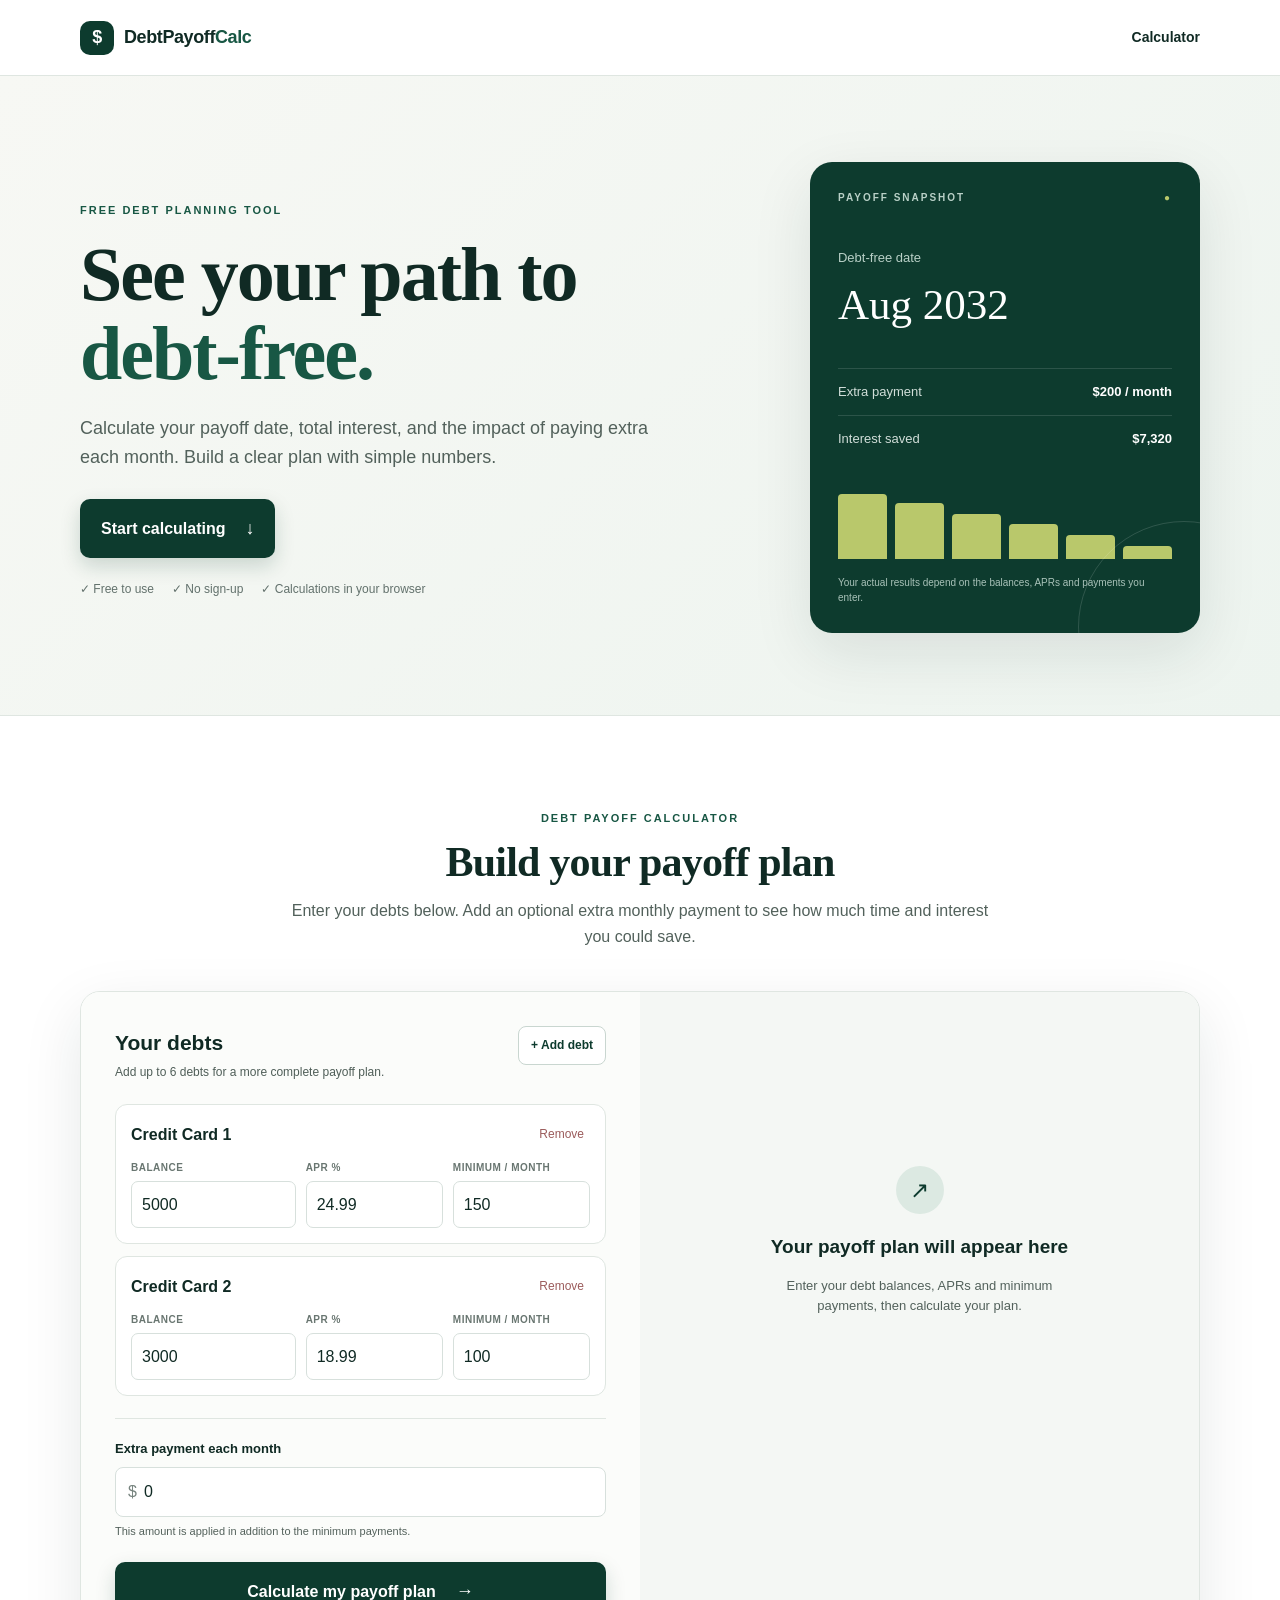
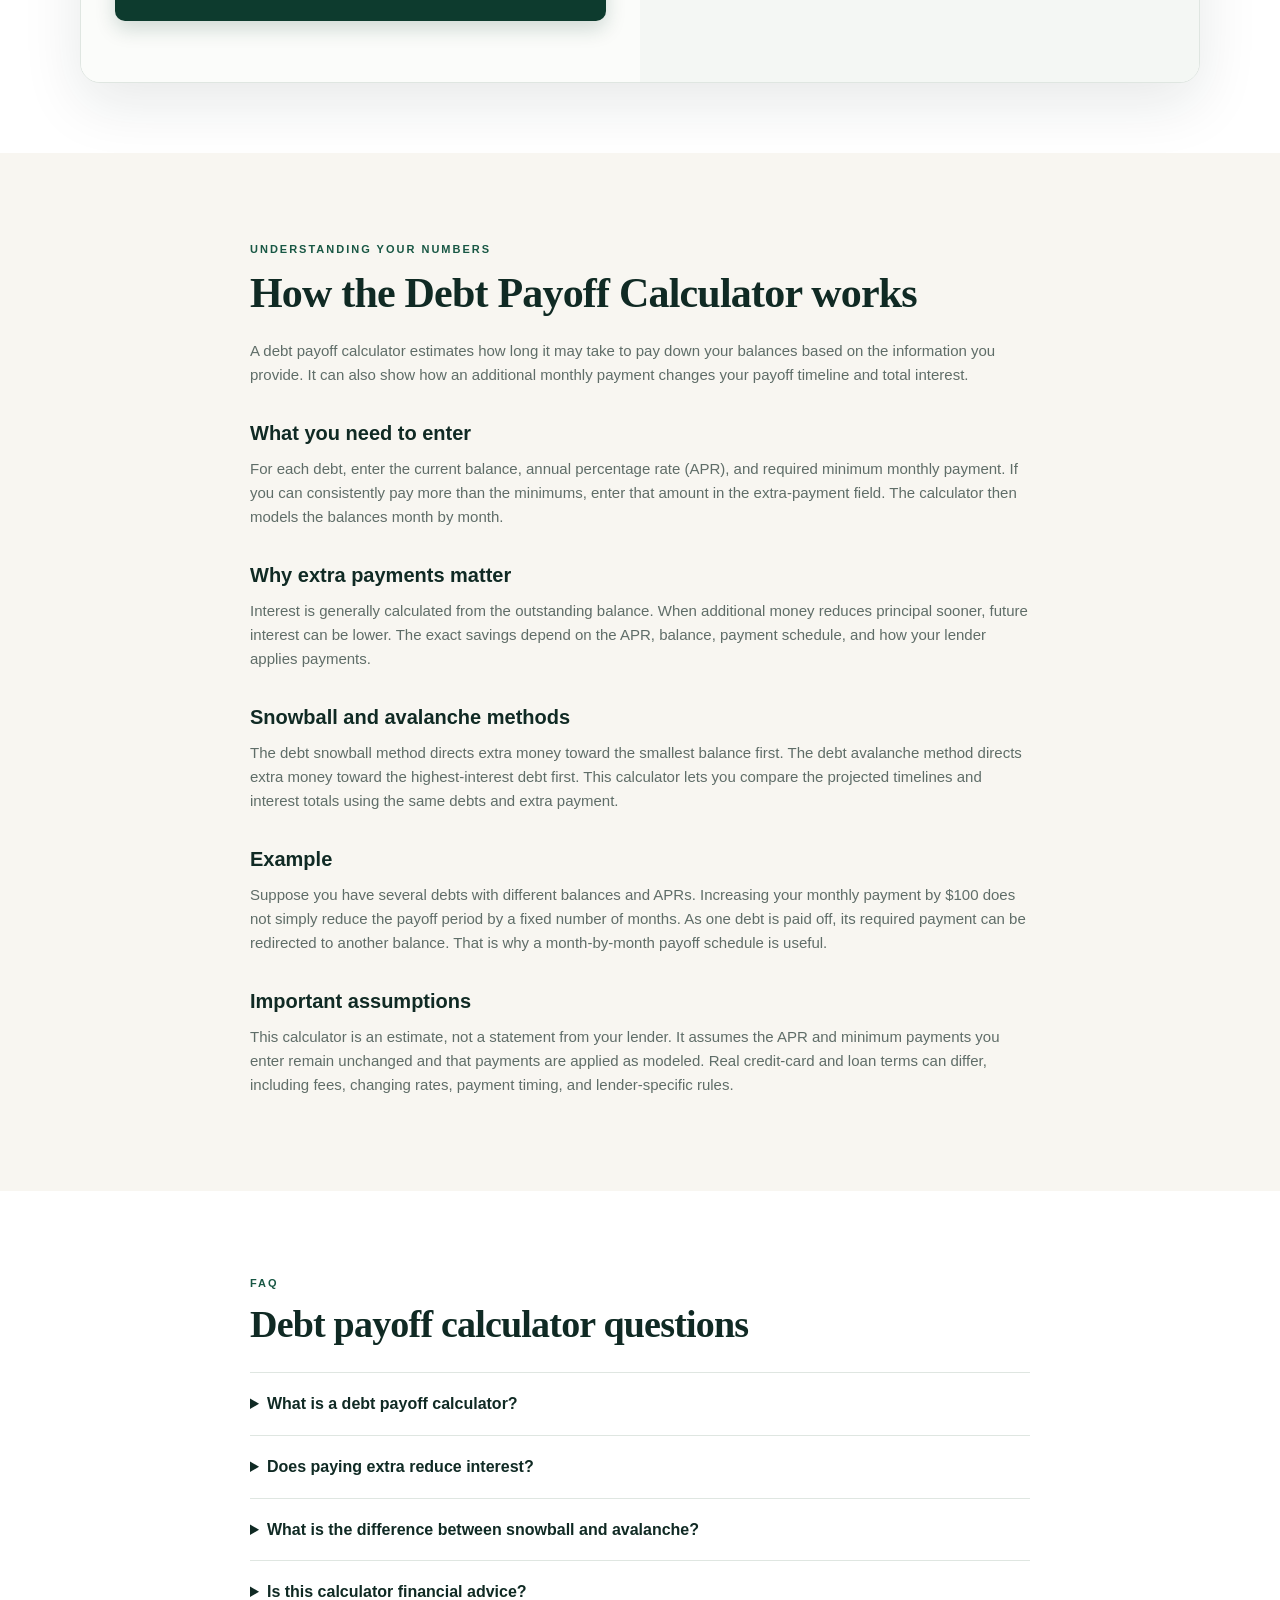
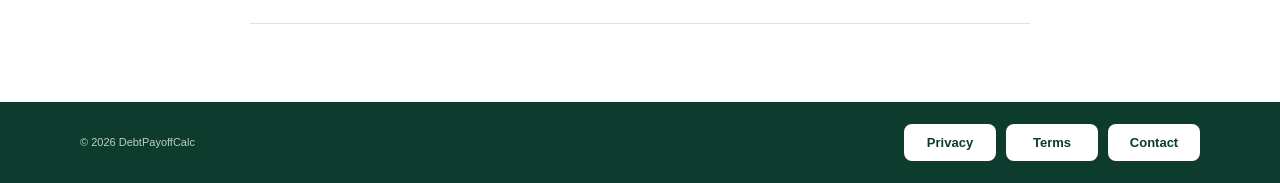
<file: index.html>
<!doctype html>
<html lang="en">
<head>
  <meta charset="utf-8">
  <meta name="viewport" content="width=device-width, initial-scale=1">
  <title>Debt Payoff Calculator — See When You'll Be Debt-Free</title>
  <meta name="description" content="Free debt payoff calculator for estimating your debt-free date, total interest, and payoff timeline. Compare debt snowball and avalanche strategies with extra monthly payments.">
  <meta name="robots" content="index,follow">
  <meta name="google-site-verification" content="8vc_ExqSzhHkQqcHyLVUU7uIAsMWBPkbKnmtRpqN_Bg">
  <meta name="theme-color" content="#0d3b2e">
  <link rel="canonical" href="https://nur0012786-bit.github.io/debt-payoff-calculator/">
  <meta property="og:type" content="website">
  <meta property="og:title" content="Debt Payoff Calculator — See When You'll Be Debt-Free">
  <meta property="og:description" content="Estimate your debt-free date, total interest, and payoff timeline. Compare snowball and avalanche strategies.">
  <meta property="og:site_name" content="DebtPayoffCalc">
  <meta name="twitter:card" content="summary">
  <meta name="twitter:title" content="Debt Payoff Calculator — See When You'll Be Debt-Free">
  <meta name="twitter:description" content="Estimate your debt-free date, total interest, and payoff timeline with a free debt payoff calculator.">
  <script type="application/ld+json">
  {
    "@context": "https://schema.org",
    "@type": "WebApplication",
    "name": "Debt Payoff Calculator",
    "applicationCategory": "FinanceApplication",
    "operatingSystem": "Web",
    "description": "Free debt payoff calculator for estimating debt-free dates, total interest, and payoff timelines.",
    "offers": {
      "@type": "Offer",
      "price": "0",
      "priceCurrency": "USD"
    }
  }
  </script>
  <link rel="stylesheet" href="style.css">
</head>
<body>
  <header class="site-header">
    <div class="container header-inner">
      <a class="brand" href="/" aria-label="Debt Payoff Calculator home">
        <span class="brand-mark">$</span>
        <span>DebtPayoff<span class="brand-accent">Calc</span></span>
      </a>
      <a class="header-link" href="#calculator">Calculator</a>
    </div>
  </header>

  <main>
    <section class="hero">
      <div class="container hero-grid">
        <div class="hero-copy">
          <span class="eyebrow">FREE DEBT PLANNING TOOL</span>
          <h1>See your path to <em>debt-free.</em></h1>
          <p class="hero-text">Calculate your payoff date, total interest, and the impact of paying extra each month. Build a clear plan with simple numbers.</p>
          <a class="primary-btn" href="#calculator">Start calculating <span>↓</span></a>
          <div class="trust-row">
            <span>✓ Free to use</span>
            <span>✓ No sign-up</span>
            <span>✓ Calculations in your browser</span>
          </div>
        </div>
        <div class="hero-card" aria-label="Example debt payoff summary">
          <div class="hero-card-top"><span>PAYOFF SNAPSHOT</span><span class="status-dot">●</span></div>
          <div class="snapshot-date">Debt-free date</div>
          <div class="snapshot-value">Aug 2032</div>
          <div class="snapshot-line"><span>Extra payment</span><strong>$200 / month</strong></div>
          <div class="snapshot-line"><span>Interest saved</span><strong>$7,320</strong></div>
          <div class="mini-bars" aria-hidden="true"><i></i><i></i><i></i><i></i><i></i><i></i></div>
          <div class="snapshot-foot">Your actual results depend on the balances, APRs and payments you enter.</div>
        </div>
      </div>
    </section>

    <section id="calculator" class="calculator-section">
      <div class="container">
        <div class="section-heading">
          <span class="eyebrow">DEBT PAYOFF CALCULATOR</span>
          <h2>Build your payoff plan</h2>
          <p>Enter your debts below. Add an optional extra monthly payment to see how much time and interest you could save.</p>
        </div>

        <div class="calculator-shell">
          <div class="inputs-panel">
            <div class="panel-title-row">
              <div>
                <h3>Your debts</h3>
                <p>Add up to 6 debts for a more complete payoff plan.</p>
              </div>
              <button id="addDebt" class="secondary-btn" type="button">+ Add debt</button>
            </div>

            <div id="debtList" class="debt-list"></div>

            <div class="extra-payment">
              <label for="extraPayment">Extra payment each month</label>
              <div class="money-input">
                <span>$</span>
                <input id="extraPayment" type="number" min="0" step="25" value="0" inputmode="decimal" aria-describedby="extraHelp">
              </div>
              <small id="extraHelp">This amount is applied in addition to the minimum payments.</small>
            </div>

            <button id="calculate" class="calculate-btn" type="button">Calculate my payoff plan <span>→</span></button>
            <p id="formError" class="form-error" role="alert" aria-live="polite"></p>
          </div>

          <div class="results-panel" id="results" aria-live="polite">
            <div class="results-empty">
              <div class="empty-icon">↗</div>
              <h3>Your payoff plan will appear here</h3>
              <p>Enter your debt balances, APRs and minimum payments, then calculate your plan.</p>
            </div>
          </div>
        </div>

        <div id="comparison" class="comparison hidden">
          <div class="comparison-head">
            <div>
              <span class="eyebrow">PAYOFF STRATEGIES</span>
              <h2>Snowball vs. avalanche</h2>
              <p>Both methods can organize your payoff plan. The difference is which debt receives your extra payment first.</p>
            </div>
          </div>
          <div class="strategy-grid">
            <article class="strategy-card">
              <div class="strategy-icon snowball">S</div>
              <h3>Debt snowball</h3>
              <p>Focus your extra payment on the smallest balance first, then roll that payment into the next debt.</p>
              <div class="strategy-stat"><span>Payoff time</span><strong id="snowballMonths">—</strong></div>
              <div class="strategy-stat"><span>Total interest</span><strong id="snowballInterest">—</strong></div>
            </article>
            <article class="strategy-card featured">
              <div class="strategy-icon avalanche">A</div>
              <h3>Debt avalanche</h3>
              <p>Focus your extra payment on the highest APR first, then roll the freed payment into the next debt.</p>
              <div class="strategy-stat"><span>Payoff time</span><strong id="avalancheMonths">—</strong></div>
              <div class="strategy-stat"><span>Total interest</span><strong id="avalancheInterest">—</strong></div>
            </article>
          </div>
          <div class="comparison-note" id="comparisonNote"></div>
        </div>
      </div>
    </section>

    <section class="seo-section">
      <div class="container content-narrow">
        <span class="eyebrow">UNDERSTANDING YOUR NUMBERS</span>
        <h2>How the Debt Payoff Calculator works</h2>
        <p>A debt payoff calculator estimates how long it may take to pay down your balances based on the information you provide. It can also show how an additional monthly payment changes your payoff timeline and total interest.</p>

        <h3>What you need to enter</h3>
        <p>For each debt, enter the current balance, annual percentage rate (APR), and required minimum monthly payment. If you can consistently pay more than the minimums, enter that amount in the extra-payment field. The calculator then models the balances month by month.</p>

        <h3>Why extra payments matter</h3>
        <p>Interest is generally calculated from the outstanding balance. When additional money reduces principal sooner, future interest can be lower. The exact savings depend on the APR, balance, payment schedule, and how your lender applies payments.</p>

        <h3>Snowball and avalanche methods</h3>
        <p>The debt snowball method directs extra money toward the smallest balance first. The debt avalanche method directs extra money toward the highest-interest debt first. This calculator lets you compare the projected timelines and interest totals using the same debts and extra payment.</p>

        <h3>Example</h3>
        <p>Suppose you have several debts with different balances and APRs. Increasing your monthly payment by $100 does not simply reduce the payoff period by a fixed number of months. As one debt is paid off, its required payment can be redirected to another balance. That is why a month-by-month payoff schedule is useful.</p>

        <h3>Important assumptions</h3>
        <p>This calculator is an estimate, not a statement from your lender. It assumes the APR and minimum payments you enter remain unchanged and that payments are applied as modeled. Real credit-card and loan terms can differ, including fees, changing rates, payment timing, and lender-specific rules.</p>
      </div>
    </section>

    <section class="faq-section">
      <div class="container content-narrow">
        <span class="eyebrow">FAQ</span>
        <h2>Debt payoff calculator questions</h2>
        <details>
          <summary>What is a debt payoff calculator?</summary>
          <p>It is a planning tool that estimates the time and interest required to repay debt using a balance, APR, and payment amount. It can also model additional payments.</p>
        </details>
        <details>
          <summary>Does paying extra reduce interest?</summary>
          <p>Paying principal earlier can reduce the balance on which future interest is calculated. The amount saved depends on the debt terms and how the lender applies payments.</p>
        </details>
        <details>
          <summary>What is the difference between snowball and avalanche?</summary>
          <p>Snowball prioritizes the smallest balance. Avalanche prioritizes the highest APR. The calculator compares the projected results using your own numbers.</p>
        </details>
        <details>
          <summary>Is this calculator financial advice?</summary>
          <p>No. It is an educational planning tool. Your lender's terms and your personal financial circumstances should be considered before making financial decisions.</p>
        </details>
      </div>
    </section>
  </main>

  <footer class="site-footer">
    <div class="container footer-inner">
      <span>© 2026 DebtPayoffCalc</span>
      <nav aria-label="Footer">
        <a href="privacy.html">Privacy</a>
        <a href="terms.html">Terms</a>
        <a href="contact.html">Contact</a>
      </nav>
    </div>
  </footer>

  <script src="script.js"></script>
</body>
</html>
</file>
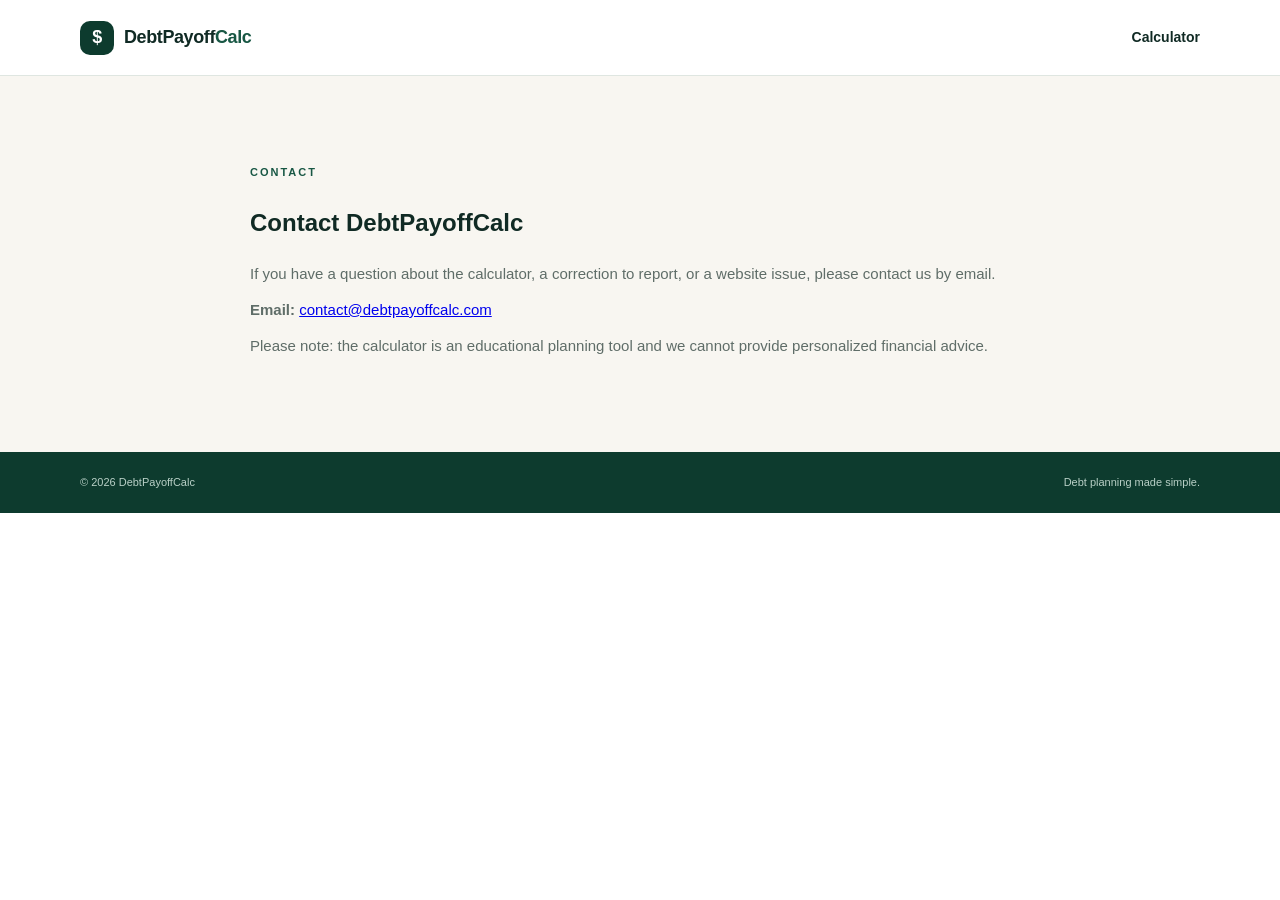
<file: contact.html>
<!doctype html>
<html lang="en">
<head>
<meta charset="utf-8">
<meta name="viewport" content="width=device-width, initial-scale=1">
<title>Contact — DebtPayoffCalc</title>
<meta name="description" content="Contact DebtPayoffCalc.">
<link rel="stylesheet" href="style.css">
</head>
<body>
<header class="site-header"><div class="container header-inner"><a class="brand" href="index.html" aria-label="DebtPayoffCalc home"><span class="brand-mark">$</span><span>DebtPayoff<span class="brand-accent">Calc</span></span></a><a class="header-link" href="index.html">Calculator</a></div></header>
<main><section class="seo-section"><div class="container content-narrow">
<span class="eyebrow">CONTACT</span><h1>Contact DebtPayoffCalc</h1>
<p>If you have a question about the calculator, a correction to report, or a website issue, please contact us by email.</p>
<p><strong>Email:</strong> <a href="mailto:contact@debtpayoffcalc.com">contact@debtpayoffcalc.com</a></p>
<p>Please note: the calculator is an educational planning tool and we cannot provide personalized financial advice.</p>
</div></section></main>
<footer class="site-footer"><div class="container footer-inner"><span>© 2026 DebtPayoffCalc</span><span>Debt planning made simple.</span></div></footer>
</body></html>
</file>
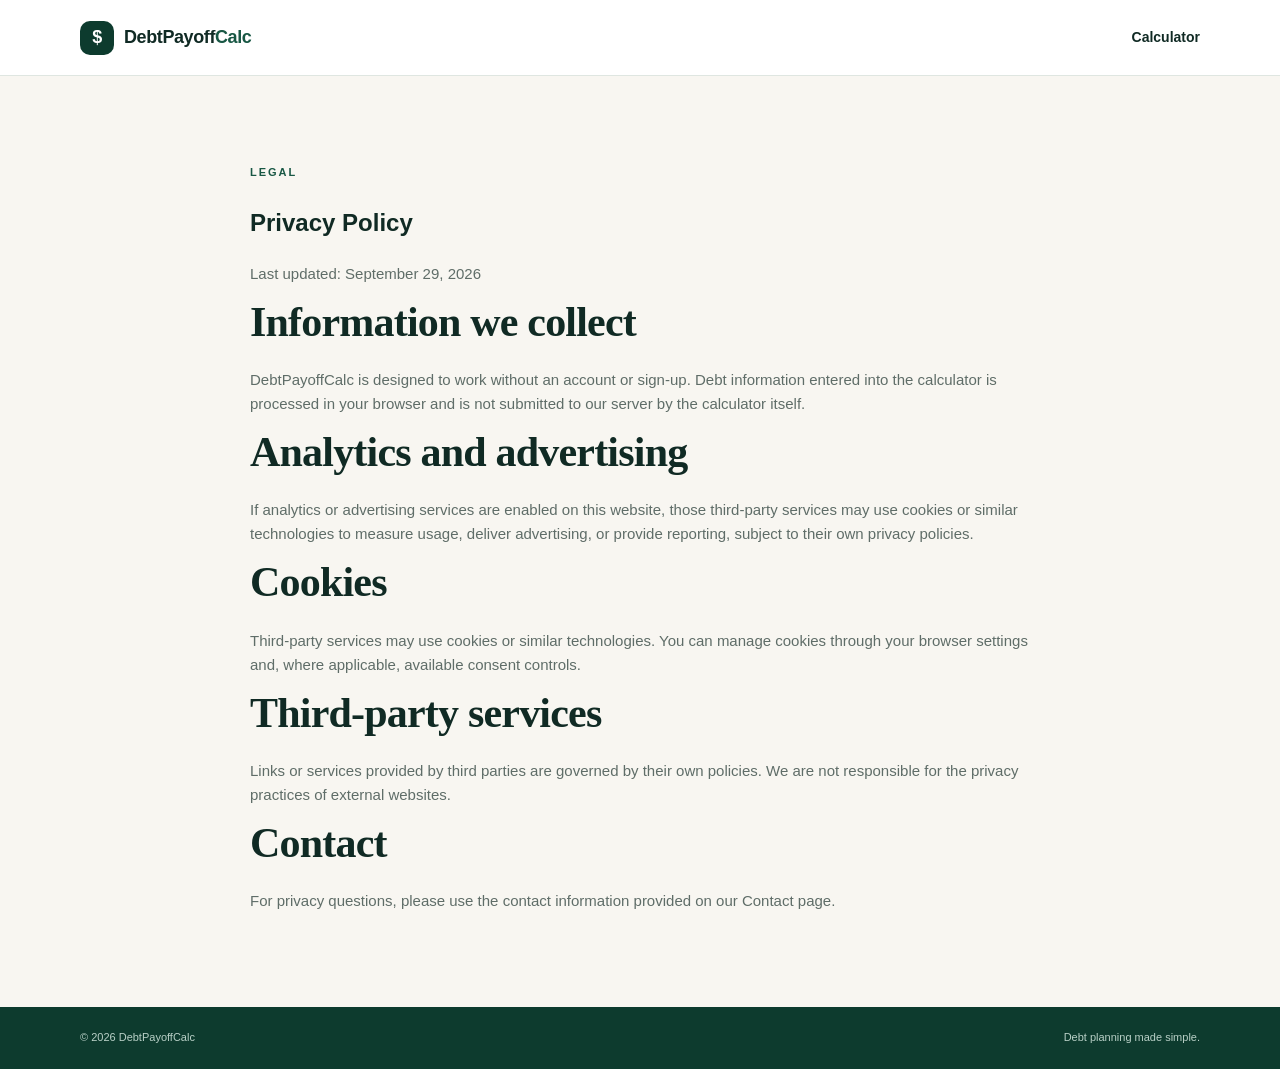
<file: privacy.html>
<!doctype html>
<html lang="en">
<head>
<meta charset="utf-8">
<meta name="viewport" content="width=device-width, initial-scale=1">
<title>Privacy Policy — DebtPayoffCalc</title>
<meta name="description" content="Privacy Policy for DebtPayoffCalc.">
<link rel="stylesheet" href="style.css">
</head>
<body>
<header class="site-header"><div class="container header-inner"><a class="brand" href="index.html" aria-label="DebtPayoffCalc home"><span class="brand-mark">$</span><span>DebtPayoff<span class="brand-accent">Calc</span></span></a><a class="header-link" href="index.html">Calculator</a></div></header>
<main><section class="seo-section"><div class="container content-narrow">
<span class="eyebrow">LEGAL</span><h1>Privacy Policy</h1>
<p>Last updated: September 29, 2026</p>
<h2>Information we collect</h2>
<p>DebtPayoffCalc is designed to work without an account or sign-up. Debt information entered into the calculator is processed in your browser and is not submitted to our server by the calculator itself.</p>
<h2>Analytics and advertising</h2>
<p>If analytics or advertising services are enabled on this website, those third-party services may use cookies or similar technologies to measure usage, deliver advertising, or provide reporting, subject to their own privacy policies.</p>
<h2>Cookies</h2>
<p>Third-party services may use cookies or similar technologies. You can manage cookies through your browser settings and, where applicable, available consent controls.</p>
<h2>Third-party services</h2>
<p>Links or services provided by third parties are governed by their own policies. We are not responsible for the privacy practices of external websites.</p>
<h2>Contact</h2>
<p>For privacy questions, please use the contact information provided on our Contact page.</p>
</div></section></main>
<footer class="site-footer"><div class="container footer-inner"><span>© 2026 DebtPayoffCalc</span><span>Debt planning made simple.</span></div></footer>
</body></html>
</file>
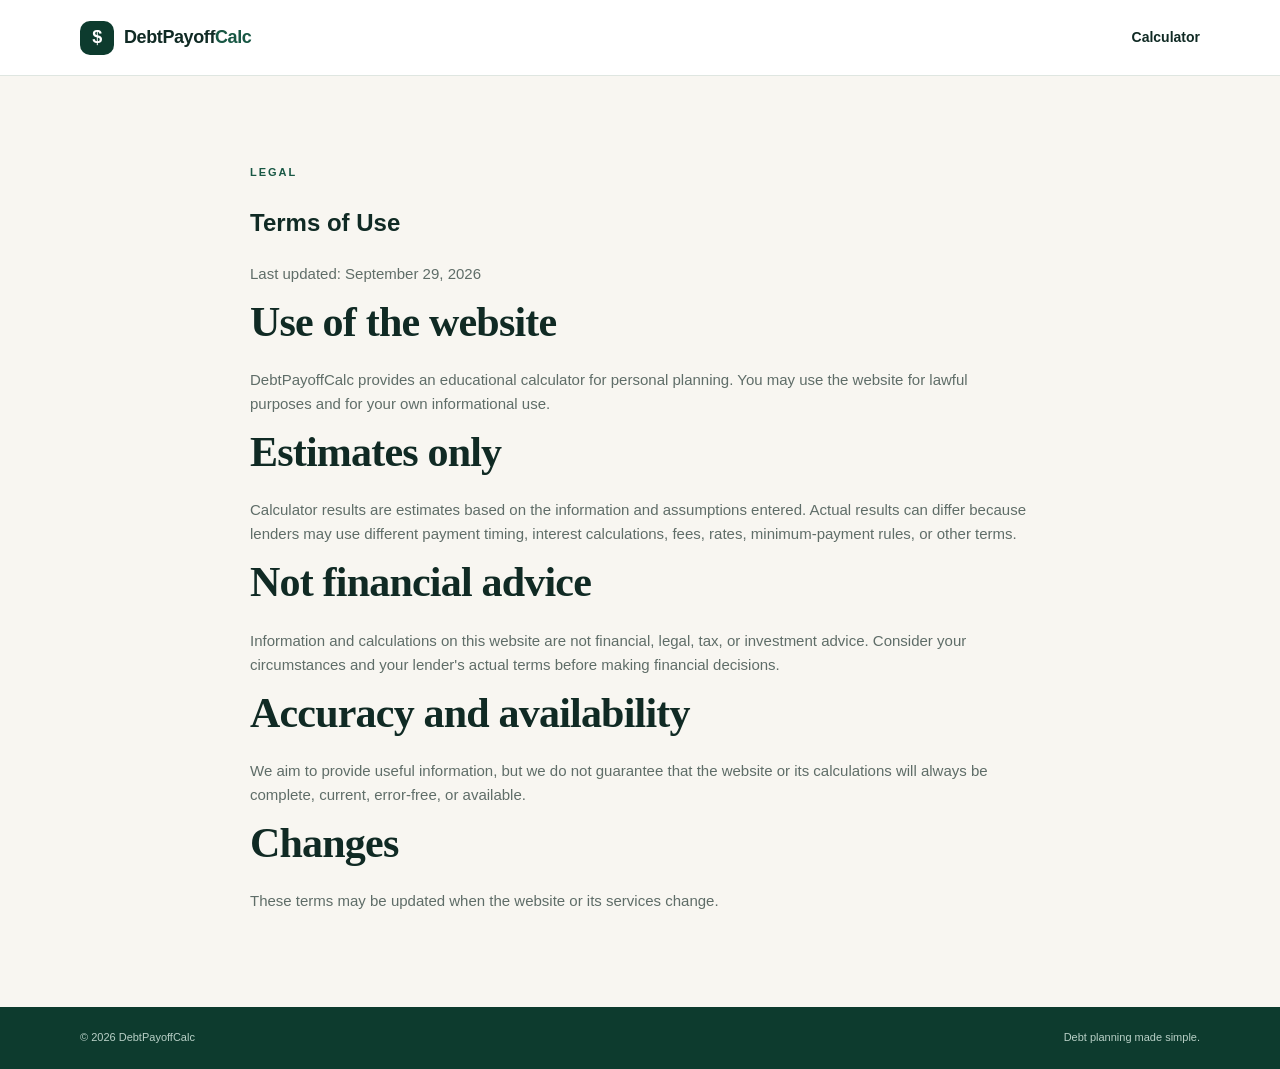
<file: terms.html>
<!doctype html>
<html lang="en">
<head>
<meta charset="utf-8">
<meta name="viewport" content="width=device-width, initial-scale=1">
<title>Terms of Use — DebtPayoffCalc</title>
<meta name="description" content="Terms of Use for DebtPayoffCalc.">
<link rel="stylesheet" href="style.css">
</head>
<body>
<header class="site-header"><div class="container header-inner"><a class="brand" href="index.html" aria-label="DebtPayoffCalc home"><span class="brand-mark">$</span><span>DebtPayoff<span class="brand-accent">Calc</span></span></a><a class="header-link" href="index.html">Calculator</a></div></header>
<main><section class="seo-section"><div class="container content-narrow">
<span class="eyebrow">LEGAL</span><h1>Terms of Use</h1>
<p>Last updated: September 29, 2026</p>
<h2>Use of the website</h2>
<p>DebtPayoffCalc provides an educational calculator for personal planning. You may use the website for lawful purposes and for your own informational use.</p>
<h2>Estimates only</h2>
<p>Calculator results are estimates based on the information and assumptions entered. Actual results can differ because lenders may use different payment timing, interest calculations, fees, rates, minimum-payment rules, or other terms.</p>
<h2>Not financial advice</h2>
<p>Information and calculations on this website are not financial, legal, tax, or investment advice. Consider your circumstances and your lender's actual terms before making financial decisions.</p>
<h2>Accuracy and availability</h2>
<p>We aim to provide useful information, but we do not guarantee that the website or its calculations will always be complete, current, error-free, or available.</p>
<h2>Changes</h2>
<p>These terms may be updated when the website or its services change.</p>
</div></section></main>
<footer class="site-footer"><div class="container footer-inner"><span>© 2026 DebtPayoffCalc</span><span>Debt planning made simple.</span></div></footer>
</body></html>
</file>
<file: style.css>
:root{
  --ink:#102a24;
  --muted:#52615b;
  --green:#0d3b2e;
  --green-2:#185744;
  --mint:#eaf2ed;
  --cream:#f8f6f1;
  --gold:#caa65a;
  --line:#dfe6e1;
  --white:#fff;
  --shadow:0 20px 60px rgba(16,42,36,.10);
}
*{box-sizing:border-box}
html{scroll-behavior:smooth}
body{margin:0;color:var(--ink);background:#fff;font-family:Arial,"Helvetica Neue",sans-serif;line-height:1.6}
button,input{font:inherit}
button{cursor:pointer}
.container{width:min(1120px,calc(100% - 40px));margin:auto}
.site-header{height:76px;border-bottom:1px solid var(--line);background:rgba(255,255,255,.96);position:sticky;top:0;z-index:20}
.header-inner{height:100%;display:flex;align-items:center;justify-content:space-between}
.brand{display:flex;align-items:center;gap:10px;color:var(--ink);text-decoration:none;font-weight:700;letter-spacing:-.4px;font-size:18px}
.brand-mark{display:grid;place-items:center;width:34px;height:34px;border-radius:10px;background:var(--green);color:#fff;font-weight:700}
.brand-accent{color:var(--green-2)}
.header-link{color:var(--ink);text-decoration:none;font-size:14px;font-weight:600}
.hero{background:linear-gradient(135deg,#f7f8f4 0%,#edf4ef 100%);padding:86px 0 82px;border-bottom:1px solid var(--line)}
.hero-grid{display:grid;grid-template-columns:1.05fr .75fr;gap:80px;align-items:center}
.eyebrow{display:inline-block;color:var(--green-2);font-size:11px;font-weight:700;letter-spacing:2px}
.hero h1{font-family:Georgia,"Times New Roman",serif;font-size:clamp(48px,6vw,76px);line-height:1.03;letter-spacing:-2px;margin:14px 0 22px;max-width:700px}
.hero h1 em{color:var(--green-2);font-style:normal}
.hero-text{font-size:18px;color:var(--muted);max-width:650px;margin:0 0 28px}
.primary-btn,.calculate-btn{display:inline-flex;align-items:center;justify-content:center;gap:20px;border:0;background:var(--green);color:#fff;text-decoration:none;border-radius:10px;padding:15px 21px;font-weight:700;box-shadow:0 8px 20px rgba(13,59,46,.18)}
.primary-btn:hover,.calculate-btn:hover{background:#092e24}
.primary-btn span,.calculate-btn span{font-size:18px}
.trust-row{display:flex;gap:18px;flex-wrap:wrap;color:#62716c;font-size:12px;margin-top:22px}
.hero-card{background:var(--green);color:#fff;border-radius:22px;padding:28px;box-shadow:var(--shadow);max-width:390px;justify-self:end;width:100%;position:relative;overflow:hidden}
.hero-card:after{content:"";position:absolute;width:210px;height:210px;border-radius:50%;right:-90px;bottom:-100px;border:1px solid rgba(255,255,255,.14)}
.hero-card-top{display:flex;justify-content:space-between;font-size:10px;letter-spacing:2px;color:#b9d0c7;font-weight:700}
.status-dot{color:#b9c86b}
.snapshot-date{margin-top:42px;color:#b9d0c7;font-size:13px}
.snapshot-value{font-family:"Playfair Display",Georgia,serif;font-size:43px;margin:2px 0 28px}
.snapshot-line{display:flex;justify-content:space-between;padding:13px 0;border-top:1px solid rgba(255,255,255,.13);font-size:13px;color:#d1ded9}
.snapshot-line strong{color:#fff}
.mini-bars{height:72px;display:flex;align-items:end;gap:8px;margin-top:24px}
.mini-bars i{display:block;width:18%;background:#b9c86b;border-radius:4px 4px 0 0}
.mini-bars i:nth-child(1){height:90%}.mini-bars i:nth-child(2){height:78%}.mini-bars i:nth-child(3){height:63%}.mini-bars i:nth-child(4){height:49%}.mini-bars i:nth-child(5){height:34%}.mini-bars i:nth-child(6){height:19%}
.snapshot-foot{font-size:10px;line-height:1.5;color:#a9c2b9;margin-top:16px}
.calculator-section{padding:88px 0 70px}
.section-heading{text-align:center;max-width:720px;margin:0 auto 42px}
.section-heading h2,.content-narrow h2,.comparison h2{font-family:"Playfair Display",Georgia,serif;font-size:42px;line-height:1.15;margin:8px 0 12px;letter-spacing:-.8px}
.section-heading p,.comparison-head p{color:var(--muted);margin:0}
.calculator-shell{display:grid;grid-template-columns:1fr 1fr;background:#fff;border:1px solid var(--line);border-radius:20px;box-shadow:var(--shadow);overflow:hidden}
.inputs-panel{padding:34px;background:#fbfcfa}
.results-panel{padding:34px;background:#f4f7f4;min-height:560px}
.panel-title-row{display:flex;justify-content:space-between;gap:18px;align-items:flex-start;margin-bottom:22px}
.panel-title-row h3,.results-panel h3{margin:0;font-size:21px}
.panel-title-row p{color:#4f5e58;font-size:12px;margin:3px 0 0}
.secondary-btn{border:1px solid #c9d6d0;background:#fff;color:var(--green);border-radius:8px;padding:9px 12px;font-weight:700;font-size:12px;white-space:nowrap}
.debt-list{display:grid;gap:12px}
.debt-card{background:#fff;border:1px solid var(--line);border-radius:12px;padding:15px}
.debt-card-head{display:flex;align-items:center;justify-content:space-between;margin-bottom:10px}
.debt-name{border:0;outline:0;font-weight:700;color:var(--ink);width:70%;padding:2px 0;background:transparent}
.remove-debt{border:0;background:none;color:#9b5b5b;font-size:12px}
.field-grid{display:grid;grid-template-columns:1.2fr 1fr 1fr;gap:10px}
.field label{display:block;font-size:10px;font-weight:700;color:#697671;margin-bottom:5px;text-transform:uppercase;letter-spacing:.5px}
.field input{width:100%;border:1px solid #d7e0dc;background:#fff;border-radius:7px;padding:10px;color:var(--ink);outline:none}
.field input:focus,.money-input:focus-within{border-color:var(--green-2);box-shadow:0 0 0 3px rgba(24,87,68,.08)}
.extra-payment{border-top:1px solid var(--line);margin-top:22px;padding-top:20px}
.extra-payment label{display:block;font-size:13px;font-weight:700;margin-bottom:7px}
.money-input{display:flex;align-items:center;border:1px solid #d7e0dc;background:#fff;border-radius:8px;padding:0 12px}
.money-input span{color:#75827d}
.money-input input{border:0;outline:0;width:100%;padding:11px 7px;background:transparent;color:var(--ink)}
.extra-payment small{display:block;color:#53615b;font-size:11px;margin-top:6px}
.calculate-btn{width:100%;margin-top:22px}
.form-error{color:#a04747;font-size:12px;min-height:18px;margin:9px 0 0}
.results-empty{text-align:center;max-width:300px;margin:140px auto 0;color:var(--muted)}
.empty-icon{width:48px;height:48px;border-radius:50%;display:grid;place-items:center;margin:0 auto 18px;background:#dce9e2;color:var(--green);font-size:23px}
.results-empty h3{color:var(--ink);font-size:19px}
.results-empty p{font-size:13px}
.result-hero{background:var(--green);color:#fff;border-radius:14px;padding:22px;margin-bottom:14px}
.result-hero .label{color:#b9d0c7;text-transform:uppercase;letter-spacing:1.5px;font-size:10px;font-weight:700}
.result-date{font-family:"Playfair Display",Georgia,serif;font-size:34px;margin:3px 0 16px}
.result-grid{display:grid;grid-template-columns:1fr 1fr;gap:10px}
.result-stat{background:#fff;border:1px solid var(--line);border-radius:10px;padding:15px}
.result-stat span{display:block;color:#73807b;font-size:10px;text-transform:uppercase;letter-spacing:.5px;font-weight:700}
.result-stat strong{display:block;font-size:20px;margin-top:4px}
.result-subtitle{font-size:12px;color:#6b7773;margin:16px 0 8px;font-weight:700}
.chart{height:130px;background:#fff;border:1px solid var(--line);border-radius:10px;padding:12px;display:flex;align-items:end;gap:4px;overflow:hidden}
.chart-bar{flex:1;background:#8eaf9e;min-width:3px;border-radius:3px 3px 0 0}
.schedule-wrap{margin-top:14px;background:#fff;border:1px solid var(--line);border-radius:10px;overflow:auto;max-height:220px}
.schedule{width:100%;border-collapse:collapse;font-size:10px}
.schedule th,.schedule td{padding:8px 9px;text-align:right;border-bottom:1px solid #edf0ee;white-space:nowrap}
.schedule th{position:sticky;top:0;background:#f7f9f7;color:#66736e;font-size:9px;text-transform:uppercase}
.schedule th:first-child,.schedule td:first-child{text-align:left}
.comparison{padding:22px 0 20px}
.hidden{display:none}
.strategy-grid{display:grid;grid-template-columns:1fr 1fr;gap:18px;margin-top:22px}
.strategy-card{border:1px solid var(--line);border-radius:14px;padding:24px;background:#fff}
.strategy-card.featured{border-color:#a9c3b5;background:#f4f8f5}
.strategy-icon{width:38px;height:38px;border-radius:50%;display:grid;place-items:center;font-weight:800;margin-bottom:12px}
.snowball{background:#edf0f7;color:#385a88}.avalanche{background:#e5f0e9;color:var(--green)}
.strategy-card h3{margin:0 0 5px}.strategy-card p{font-size:12px;color:var(--muted);margin:0 0 18px}
.strategy-stat{display:flex;justify-content:space-between;border-top:1px solid var(--line);padding-top:10px;margin-top:10px;font-size:12px}.strategy-stat strong{font-size:14px}
.comparison-note{margin-top:14px;background:#f7f3e8;border:1px solid #e8ddbd;border-radius:10px;padding:12px 15px;color:#5e553d;font-size:12px}
.seo-section{background:var(--cream);padding:82px 0}
.content-narrow{max-width:780px}
.content-narrow h2{margin-bottom:22px}
.content-narrow h3{font-size:20px;margin:30px 0 8px}
.content-narrow p{color:#5f6d68;font-size:15px;margin:0 0 12px}
.faq-section{padding:78px 0}
.faq-section h2{font-family:"Playfair Display",Georgia,serif;font-size:38px;margin:8px 0 26px}
details{border-top:1px solid var(--line);padding:18px 0}
details:last-child{border-bottom:1px solid var(--line)}
summary{cursor:pointer;font-weight:700}
details p{color:var(--muted);font-size:14px;margin:10px 0 0;max-width:700px}
.site-footer{background:var(--green);color:#b9d0c7;padding:22px 0;font-size:11px}
.footer-inner{display:flex;justify-content:space-between;align-items:center;gap:20px}
.footer-inner nav{display:flex;align-items:center;gap:10px;flex-wrap:wrap}
.footer-inner nav a{display:inline-flex;align-items:center;justify-content:center;min-width:92px;padding:10px 18px;border:1px solid rgba(255,255,255,.7);border-radius:8px;background:#fff;color:var(--green);text-decoration:none;font-size:13px;font-weight:700;line-height:1.2}
.footer-inner nav a:hover{background:#eaf2ed;border-color:#fff;color:#092e24}
.footer-inner nav a:focus-visible{outline:3px solid #caa65a;outline-offset:2px}
@media(max-width:900px){.hero-grid{grid-template-columns:1fr;gap:45px}.hero-card{justify-self:start}.calculator-shell{grid-template-columns:1fr}.results-panel{min-height:400px}.results-empty{margin:80px auto 0}}
@media(max-width:620px){.container{width:min(100% - 24px,1120px)}.site-header{height:66px}.header-link{display:none}.hero{padding:60px 0}.hero h1{font-size:48px;letter-spacing:-1.5px}.hero-text{font-size:16px}.trust-row{gap:9px;flex-direction:column}.calculator-section,.seo-section,.faq-section{padding:58px 0}.section-heading h2,.content-narrow h2,.comparison h2,.faq-section h2{font-size:34px}.inputs-panel,.results-panel{padding:20px}.panel-title-row{align-items:center}.field-grid{grid-template-columns:1fr}.strategy-grid{grid-template-columns:1fr}.result-date{font-size:28px}.footer-inner{flex-direction:column;align-items:stretch}.footer-inner nav{justify-content:center}.footer-inner nav a{flex:1;min-width:0}.brand{font-size:16px}}
</file>
